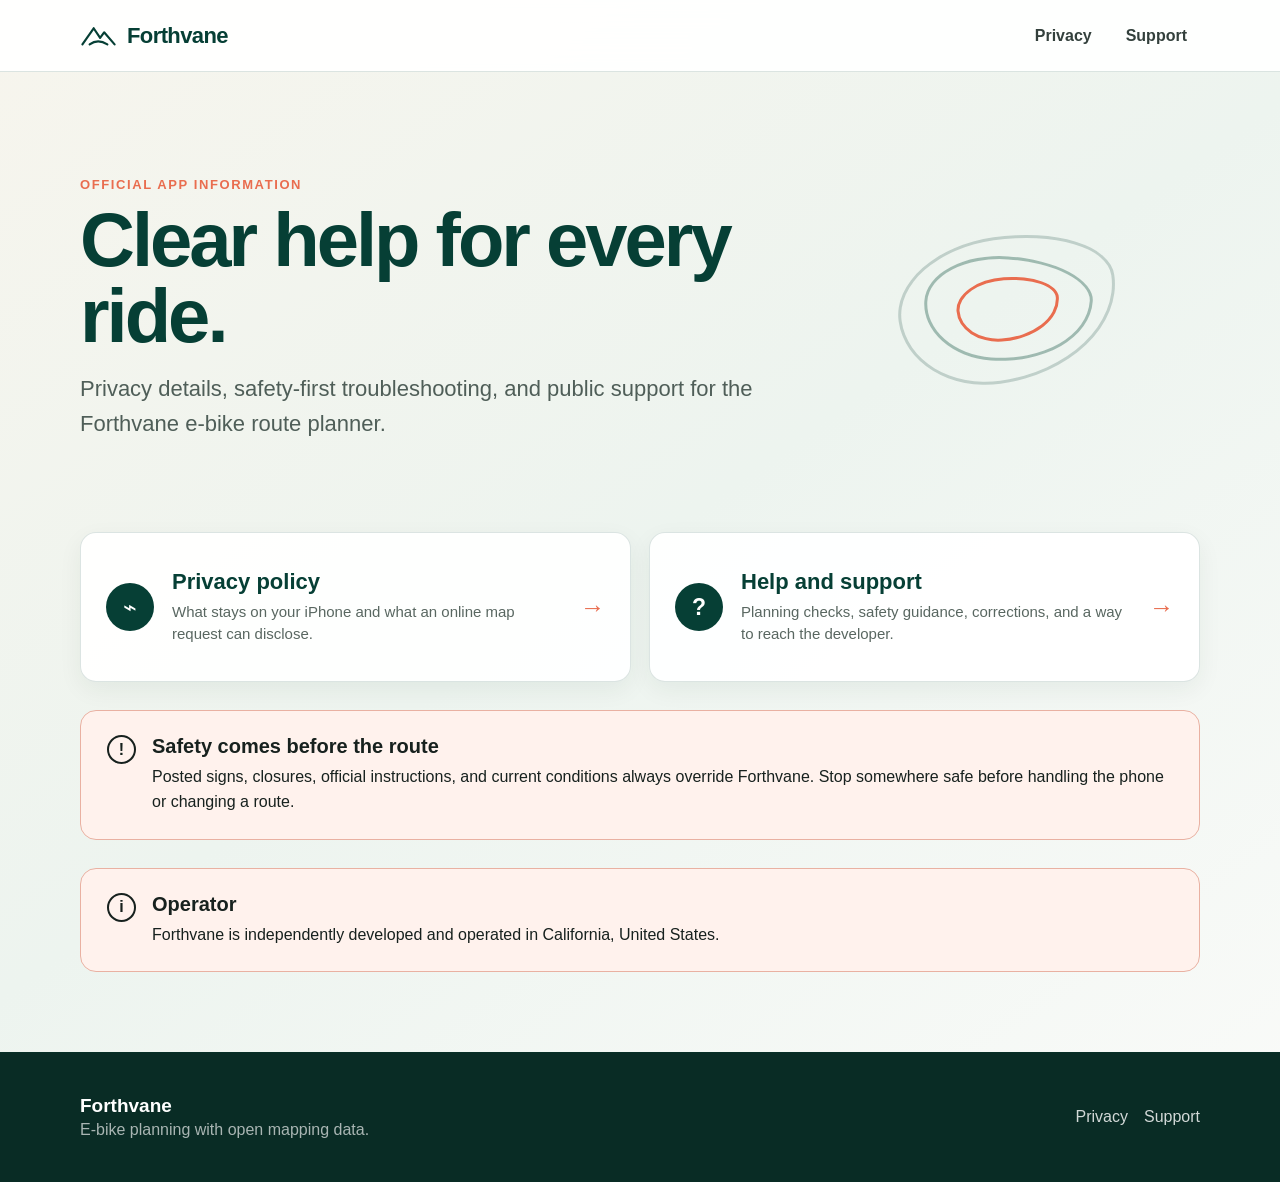
<file: index.html>
<!doctype html>
<html lang="en">
  <head>
    <meta charset="UTF-8" />
    <meta name="viewport" content="width=device-width, initial-scale=1" />
    <meta name="description" content="Official privacy and support information for the Forthvane e-bike route planner." />
    <meta name="color-scheme" content="light" />
    <title>Forthvane · Privacy and Support</title>
    <link rel="canonical" href="https://moebiusrex.github.io/forthvane-support/" />
    <link rel="stylesheet" href="styles.css" />
  </head>
  <body>
    <header class="site-header">
      <a class="brand" href="./" aria-label="Forthvane support home">
        <svg viewBox="0 0 46 32" role="img" aria-label="Forthvane mountain route mark">
          <path d="M3 27 17 7l8 12 5-7 13 15" />
          <path d="M12 27c7-5 14-5 22 0" />
        </svg>
        <span>Forthvane</span>
      </a>
      <nav aria-label="Information pages">
        <a href="privacy/">Privacy</a>
        <a href="support/">Support</a>
      </nav>
    </header>

    <main class="page-shell">
      <section class="hero hero--home">
        <div>
          <p class="eyebrow">Official app information</p>
          <h1>Clear help for every ride.</h1>
          <p class="hero-copy">
            Privacy details, safety-first troubleshooting, and public support for the Forthvane
            e-bike route planner.
          </p>
        </div>
        <div class="contours" aria-hidden="true"><span></span><span></span><span></span></div>
      </section>

      <section class="choice-grid" aria-label="Forthvane information pages">
        <a class="choice-card" href="privacy/">
          <span class="choice-icon" aria-hidden="true">⌁</span>
          <span>
            <strong>Privacy policy</strong>
            <small>What stays on your iPhone and what an online map request can disclose.</small>
          </span>
          <span class="arrow" aria-hidden="true">→</span>
        </a>
        <a class="choice-card" href="support/">
          <span class="choice-icon" aria-hidden="true">?</span>
          <span>
            <strong>Help and support</strong>
            <small>Planning checks, safety guidance, corrections, and a way to reach the developer.</small>
          </span>
          <span class="arrow" aria-hidden="true">→</span>
        </a>
      </section>

      <section class="notice">
        <div class="notice-symbol" aria-hidden="true">!</div>
        <div>
          <h2>Safety comes before the route</h2>
          <p>
            Posted signs, closures, official instructions, and current conditions always override
            Forthvane. Stop somewhere safe before handling the phone or changing a route.
          </p>
        </div>
      </section>

      <section class="notice">
        <div class="notice-symbol" aria-hidden="true">i</div>
        <div>
          <h2>Operator</h2>
          <p>Forthvane is independently developed and operated in California, United States.</p>
        </div>
      </section>
    </main>

    <footer class="site-footer">
      <div><strong>Forthvane</strong><span>E-bike planning with open mapping data.</span></div>
      <div><a href="privacy/">Privacy</a><a href="support/">Support</a></div>
    </footer>
  </body>
</html>
</file>
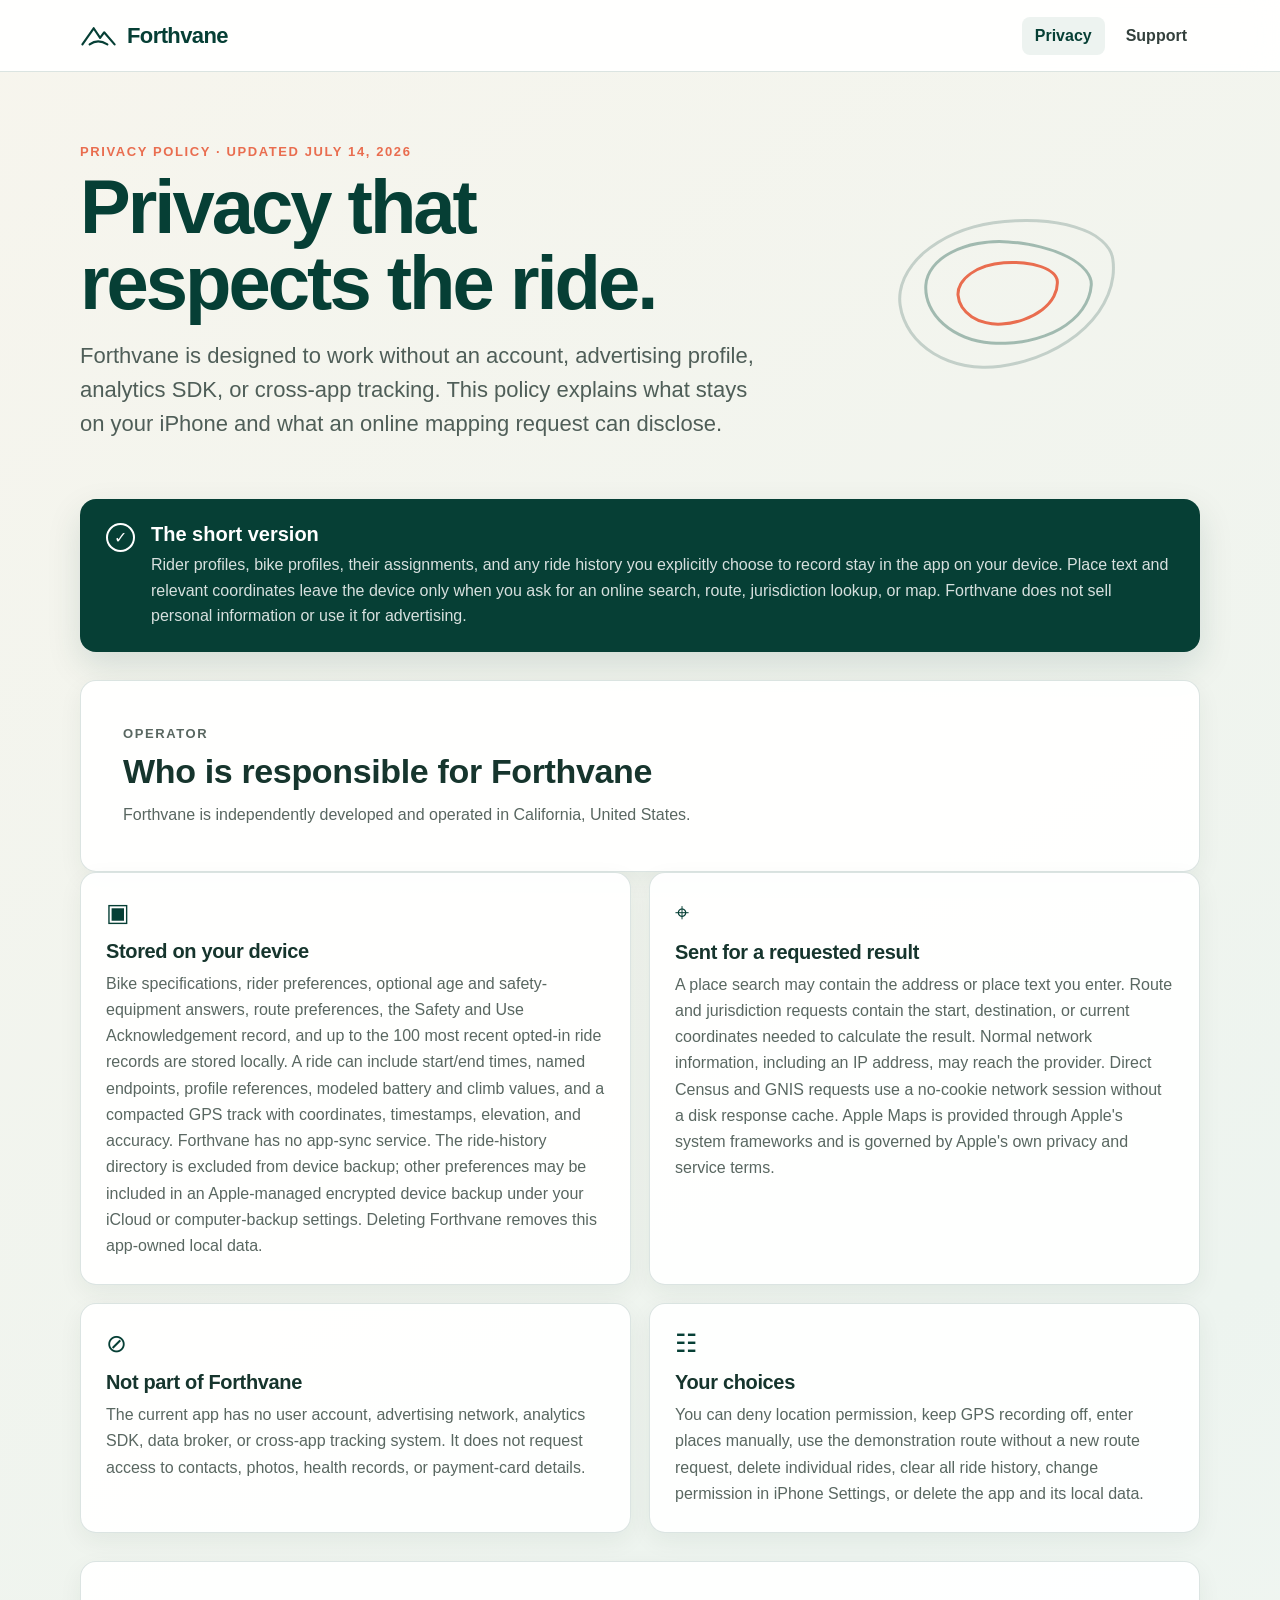
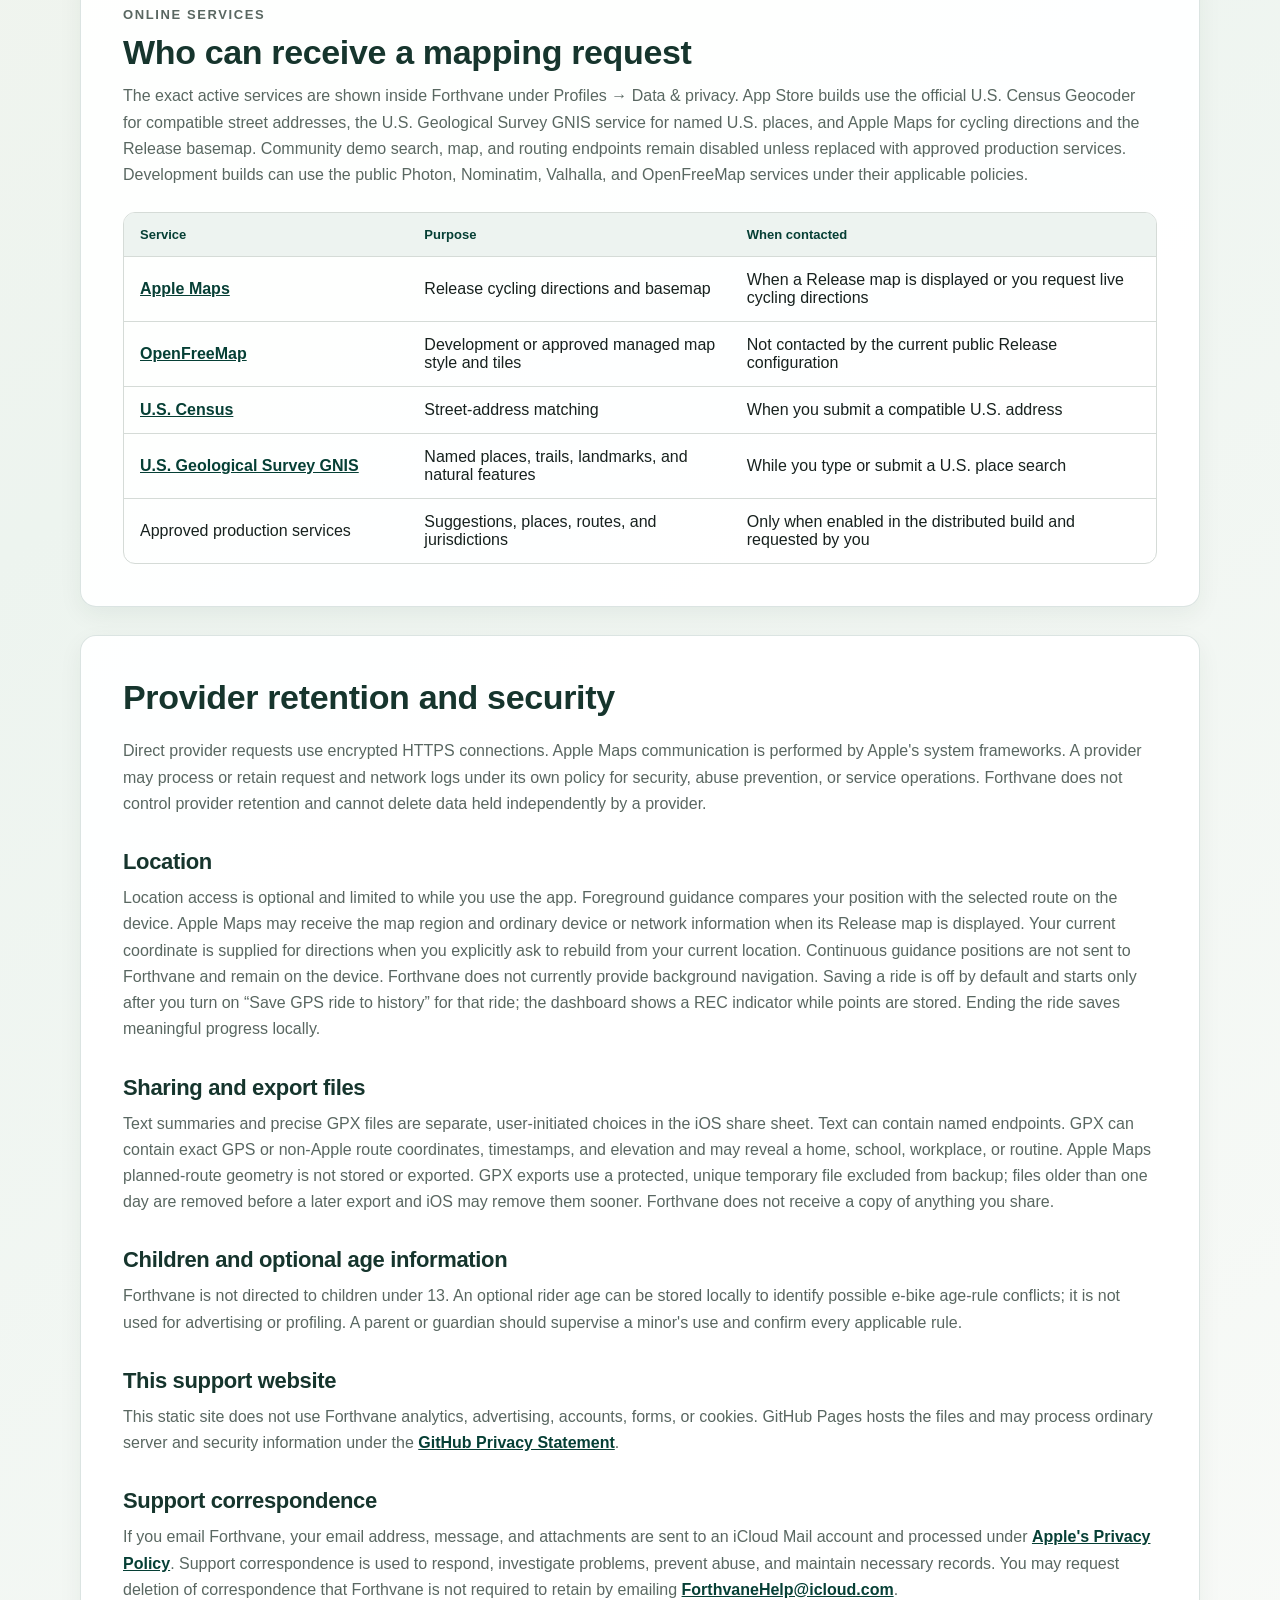
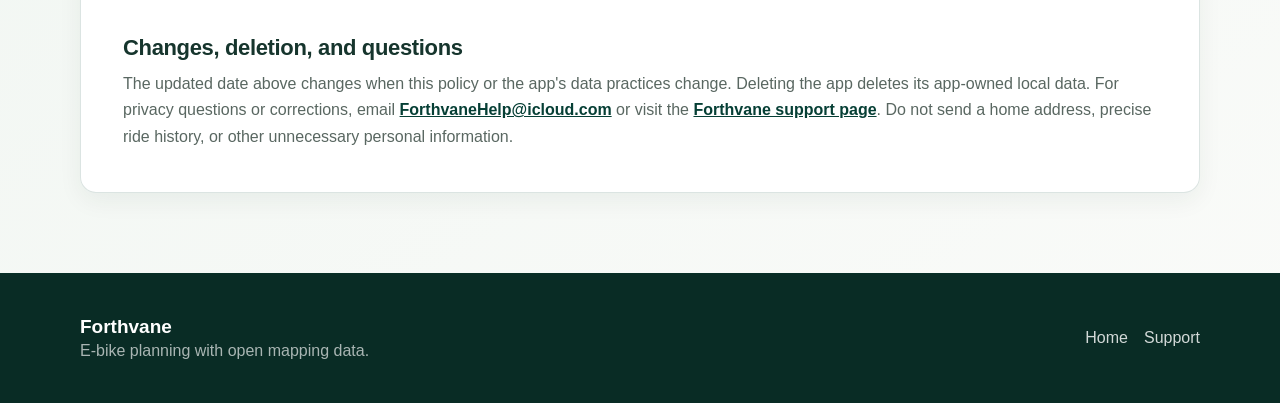
<file: privacy/index.html>
<!doctype html>
<html lang="en">
  <head>
    <meta charset="UTF-8" />
    <meta name="viewport" content="width=device-width, initial-scale=1" />
    <meta name="description" content="Privacy policy for the Forthvane e-bike route planner." />
    <meta name="color-scheme" content="light" />
    <title>Privacy Policy · Forthvane</title>
    <link rel="canonical" href="https://moebiusrex.github.io/forthvane-support/privacy/" />
    <link rel="stylesheet" href="../styles.css" />
  </head>
  <body>
    <header class="site-header">
      <a class="brand" href="../" aria-label="Forthvane support home">
        <svg viewBox="0 0 46 32" role="img" aria-label="Forthvane mountain route mark">
          <path d="M3 27 17 7l8 12 5-7 13 15" />
          <path d="M12 27c7-5 14-5 22 0" />
        </svg>
        <span>Forthvane</span>
      </a>
      <nav aria-label="Information pages">
        <a aria-current="page" href="./">Privacy</a>
        <a href="../support/">Support</a>
      </nav>
    </header>

    <main class="page-shell">
      <section class="hero">
        <div>
          <p class="eyebrow">Privacy policy · Updated July 14, 2026</p>
          <h1>Privacy that respects the ride.</h1>
          <p class="hero-copy">
            Forthvane is designed to work without an account, advertising profile, analytics SDK,
            or cross-app tracking. This policy explains what stays on your iPhone and what an online
            mapping request can disclose.
          </p>
        </div>
        <div class="contours" aria-hidden="true"><span></span><span></span><span></span></div>
      </section>

      <section class="callout callout--green">
        <div class="callout-symbol" aria-hidden="true">✓</div>
        <div>
          <h2>The short version</h2>
          <p>
            Rider profiles, bike profiles, their assignments, and any ride history you explicitly
            choose to record stay in the app on your device. Place text and relevant coordinates leave
            the device only when you ask for an online search, route, jurisdiction lookup, or map.
            Forthvane does not sell personal information or use it for advertising.
          </p>
        </div>
      </section>

      <section class="prose-section">
        <p class="kicker">Operator</p>
        <h2>Who is responsible for Forthvane</h2>
        <p>Forthvane is independently developed and operated in California, United States.</p>
      </section>

      <div class="card-grid">
        <article class="card">
          <span class="card-icon" aria-hidden="true">▣</span>
          <h2>Stored on your device</h2>
          <p>
            Bike specifications, rider preferences, optional age and safety-equipment answers,
            route preferences, the Safety and Use Acknowledgement record, and up to the 100 most recent
            opted-in ride records are stored locally. A ride can include start/end times, named endpoints,
            profile references, modeled battery and climb values, and a compacted GPS track with coordinates,
            timestamps, elevation, and accuracy. Forthvane has no app-sync service. The ride-history
            directory is excluded from device backup; other preferences may be included in an Apple-managed
            encrypted device backup under your iCloud or computer-backup settings. Deleting Forthvane removes
            this app-owned local data.
          </p>
        </article>
        <article class="card">
          <span class="card-icon" aria-hidden="true">⌖</span>
          <h2>Sent for a requested result</h2>
          <p>
            A place search may contain the address or place text you enter. Route and jurisdiction
            requests contain the start, destination, or current coordinates needed to calculate the
            result. Normal network information, including an IP address, may reach the provider.
            Direct Census and GNIS requests use a no-cookie network session without a disk response
            cache. Apple Maps is provided through Apple's system frameworks and is governed by Apple's
            own privacy and service terms.
          </p>
        </article>
        <article class="card">
          <span class="card-icon" aria-hidden="true">⊘</span>
          <h2>Not part of Forthvane</h2>
          <p>
            The current app has no user account, advertising network, analytics SDK, data broker,
            or cross-app tracking system. It does not request access to contacts, photos, health
            records, or payment-card details.
          </p>
        </article>
        <article class="card">
          <span class="card-icon" aria-hidden="true">☷</span>
          <h2>Your choices</h2>
          <p>
            You can deny location permission, keep GPS recording off, enter places manually, use the
            demonstration route without a new route request, delete individual rides, clear all ride
            history, change permission in iPhone Settings, or delete the app and its local data.
          </p>
        </article>
      </div>

      <section class="prose-section">
        <p class="kicker">Online services</p>
        <h2>Who can receive a mapping request</h2>
        <p>
          The exact active services are shown inside Forthvane under Profiles → Data &amp; privacy.
          App Store builds use the official U.S. Census Geocoder for compatible street addresses,
          the U.S. Geological Survey GNIS service for named U.S. places, and Apple Maps for cycling
          directions and the Release basemap. Community demo search, map, and routing endpoints remain
          disabled unless replaced with approved production services. Development builds can use the
          public Photon, Nominatim, Valhalla, and OpenFreeMap services under their applicable policies.
        </p>

        <div class="provider-table" role="table" aria-label="Mapping provider purposes">
          <div class="provider-heading" role="row">
            <span role="columnheader">Service</span><span role="columnheader">Purpose</span><span role="columnheader">When contacted</span>
          </div>
          <div role="row">
            <a role="cell" href="https://www.apple.com/legal/privacy/data/en/apple-maps/">Apple Maps</a><span role="cell">Release cycling directions and basemap</span><span role="cell">When a Release map is displayed or you request live cycling directions</span>
          </div>
          <div role="row">
            <a role="cell" href="https://openfreemap.org/privacy/">OpenFreeMap</a><span role="cell">Development or approved managed map style and tiles</span><span role="cell">Not contacted by the current public Release configuration</span>
          </div>
          <div role="row">
            <a role="cell" href="https://geocoding.geo.census.gov/geocoder/">U.S. Census</a><span role="cell">Street-address matching</span><span role="cell">When you submit a compatible U.S. address</span>
          </div>
          <div role="row">
            <a role="cell" href="https://www.usgs.gov/us-board-on-geographic-names/download-gnis-data">U.S. Geological Survey GNIS</a><span role="cell">Named places, trails, landmarks, and natural features</span><span role="cell">While you type or submit a U.S. place search</span>
          </div>
          <div role="row">
            <span role="cell">Approved production services</span><span role="cell">Suggestions, places, routes, and jurisdictions</span><span role="cell">Only when enabled in the distributed build and requested by you</span>
          </div>
        </div>
      </section>

      <section class="prose-section stacked-prose">
        <h2>Provider retention and security</h2>
        <p>
          Direct provider requests use encrypted HTTPS connections. Apple Maps communication is
          performed by Apple's system frameworks. A provider may process or retain request and network
          logs under its own policy for security, abuse prevention, or service operations. Forthvane
          does not control provider retention and cannot delete data held independently by a provider.
        </p>
        <h2>Location</h2>
        <p>
          Location access is optional and limited to while you use the app. Foreground guidance compares
          your position with the selected route on the device. Apple Maps may receive the map region and
          ordinary device or network information when its Release map is displayed. Your current coordinate
          is supplied for directions when you explicitly ask to rebuild from your current location.
          Continuous guidance positions are not sent to Forthvane and remain on the device. Forthvane does
          not currently provide background navigation. Saving a ride is off by default and starts only after
          you turn on “Save GPS ride to history” for that ride; the dashboard shows a REC indicator while
          points are stored. Ending the ride saves meaningful progress locally.
        </p>
        <h2>Sharing and export files</h2>
        <p>
          Text summaries and precise GPX files are separate, user-initiated choices in the iOS share
          sheet. Text can contain named endpoints. GPX can contain exact GPS or non-Apple route coordinates,
          timestamps, and elevation and may reveal a home, school, workplace, or routine. Apple Maps
          planned-route geometry is not stored or exported. GPX exports use a protected, unique temporary
          file excluded from backup; files older than one day are removed before a later export and iOS may
          remove them sooner. Forthvane does not receive a copy of anything you share.
        </p>
        <h2>Children and optional age information</h2>
        <p>
          Forthvane is not directed to children under 13. An optional rider age can be stored locally
          to identify possible e-bike age-rule conflicts; it is not used for advertising or profiling.
          A parent or guardian should supervise a minor's use and confirm every applicable rule.
        </p>
        <h2>This support website</h2>
        <p>
          This static site does not use Forthvane analytics, advertising, accounts, forms, or cookies.
          GitHub Pages hosts the files and may process ordinary server and security information under
          the <a href="https://docs.github.com/en/site-policy/privacy-policies/github-general-privacy-statement">GitHub Privacy Statement</a>.
        </p>
        <h2>Support correspondence</h2>
        <p>
          If you email Forthvane, your email address, message, and attachments are sent to an iCloud
          Mail account and processed under <a href="https://www.apple.com/legal/privacy/">Apple's Privacy Policy</a>.
          Support correspondence is used to respond, investigate problems, prevent abuse, and maintain
          necessary records. You may request deletion of correspondence that Forthvane is not required
          to retain by emailing <a href="mailto:ForthvaneHelp@icloud.com">ForthvaneHelp@icloud.com</a>.
        </p>
        <h2>Changes, deletion, and questions</h2>
        <p>
          The updated date above changes when this policy or the app's data practices change. Deleting
          the app deletes its app-owned local data. For privacy questions or corrections, email
          <a href="mailto:ForthvaneHelp@icloud.com">ForthvaneHelp@icloud.com</a> or visit the
          <a href="../support/">Forthvane support page</a>. Do not send a home address, precise ride
          history, or other unnecessary personal information.
        </p>
      </section>
    </main>

    <footer class="site-footer">
      <div><strong>Forthvane</strong><span>E-bike planning with open mapping data.</span></div>
      <div><a href="../">Home</a><a href="../support/">Support</a></div>
    </footer>
  </body>
</html>
</file>
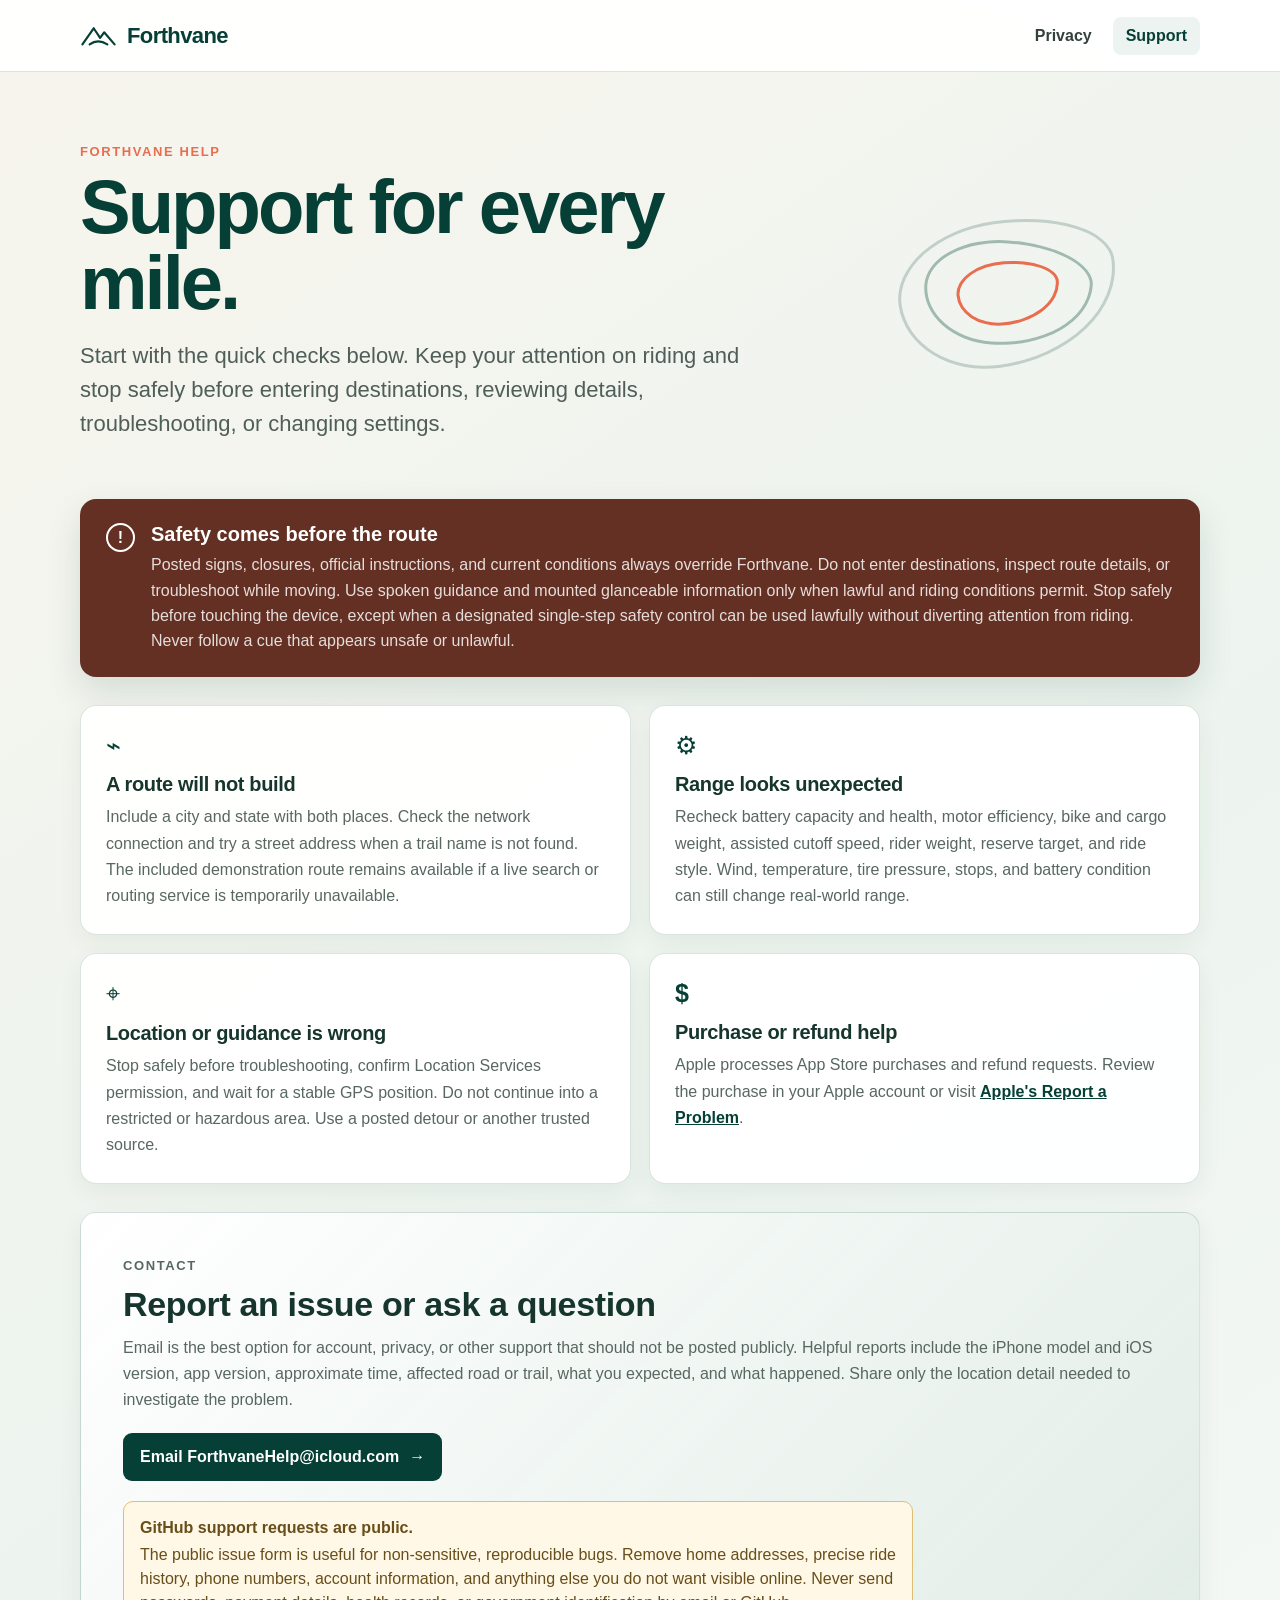
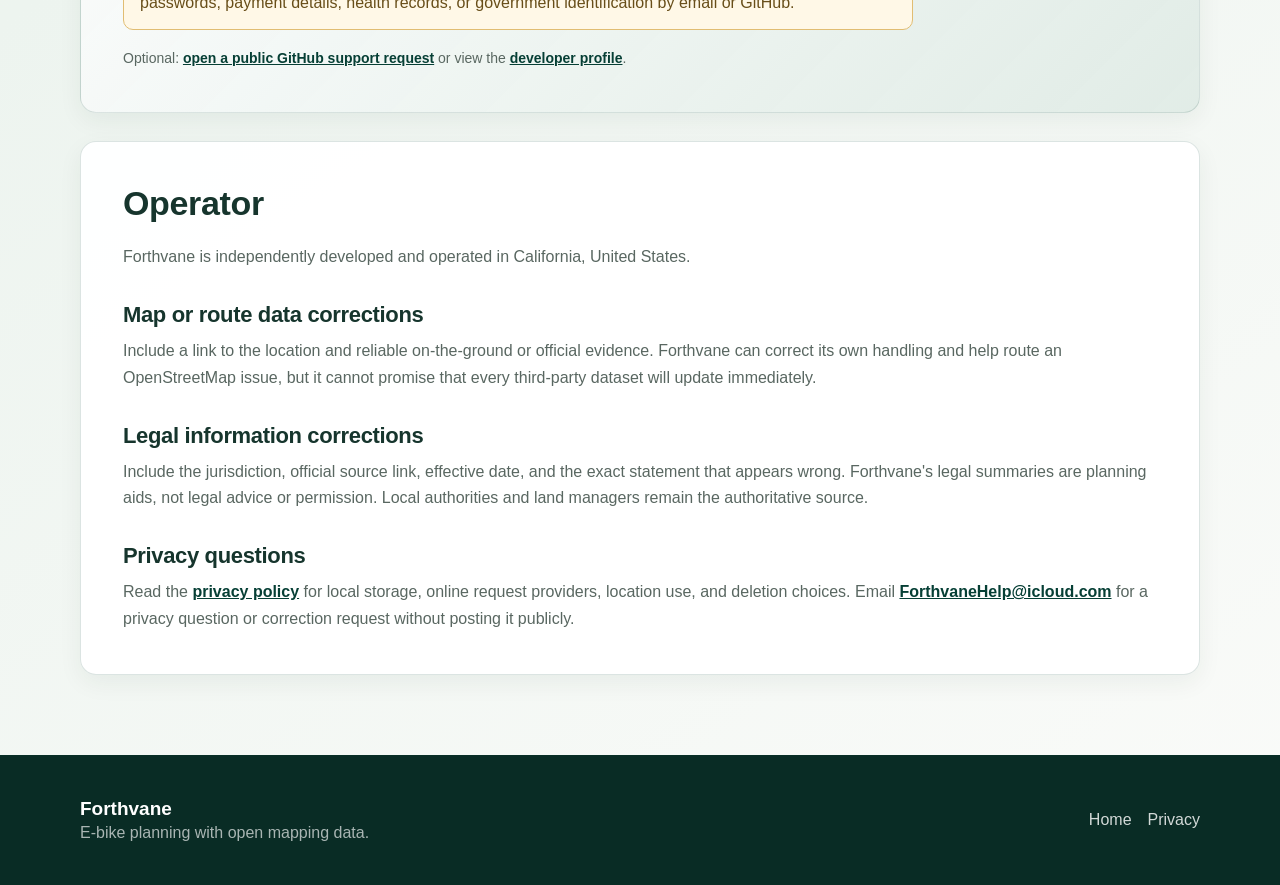
<file: support/index.html>
<!doctype html>
<html lang="en">
  <head>
    <meta charset="UTF-8" />
    <meta name="viewport" content="width=device-width, initial-scale=1" />
    <meta name="description" content="Help and public support for the Forthvane e-bike route planner." />
    <meta name="color-scheme" content="light" />
    <title>Help and Support · Forthvane</title>
    <link rel="canonical" href="https://moebiusrex.github.io/forthvane-support/support/" />
    <link rel="stylesheet" href="../styles.css" />
  </head>
  <body>
    <header class="site-header">
      <a class="brand" href="../" aria-label="Forthvane support home">
        <svg viewBox="0 0 46 32" role="img" aria-label="Forthvane mountain route mark">
          <path d="M3 27 17 7l8 12 5-7 13 15" />
          <path d="M12 27c7-5 14-5 22 0" />
        </svg>
        <span>Forthvane</span>
      </a>
      <nav aria-label="Information pages">
        <a href="../privacy/">Privacy</a>
        <a aria-current="page" href="./">Support</a>
      </nav>
    </header>

    <main class="page-shell">
      <section class="hero">
        <div>
          <p class="eyebrow">Forthvane help</p>
          <h1>Support for every mile.</h1>
          <p class="hero-copy">
            Start with the quick checks below. Keep your attention on riding and stop safely before
            entering destinations, reviewing details, troubleshooting, or changing settings.
          </p>
        </div>
        <div class="contours" aria-hidden="true"><span></span><span></span><span></span></div>
      </section>

      <section class="callout callout--safety">
        <div class="callout-symbol" aria-hidden="true">!</div>
        <div>
          <h2>Safety comes before the route</h2>
          <p>
            Posted signs, closures, official instructions, and current conditions always override
            Forthvane. Do not enter destinations, inspect route details, or troubleshoot while moving.
            Use spoken guidance and mounted glanceable information only when lawful and riding conditions
            permit. Stop safely before touching the device, except when a designated single-step safety
            control can be used lawfully without diverting attention from riding. Never follow a cue that
            appears unsafe or unlawful.
          </p>
        </div>
      </section>

      <div class="card-grid">
        <article class="card">
          <span class="card-icon" aria-hidden="true">⌁</span>
          <h2>A route will not build</h2>
          <p>
            Include a city and state with both places. Check the network connection and try a street
            address when a trail name is not found. The included demonstration route remains available
            if a live search or routing service is temporarily unavailable.
          </p>
        </article>
        <article class="card">
          <span class="card-icon" aria-hidden="true">⚙</span>
          <h2>Range looks unexpected</h2>
          <p>
            Recheck battery capacity and health, motor efficiency, bike and cargo weight, assisted
            cutoff speed, rider weight, reserve target, and ride style. Wind, temperature, tire pressure,
            stops, and battery condition can still change real-world range.
          </p>
        </article>
        <article class="card">
          <span class="card-icon" aria-hidden="true">⌖</span>
          <h2>Location or guidance is wrong</h2>
          <p>
            Stop safely before troubleshooting, confirm Location Services permission, and wait
            for a stable GPS position. Do not continue into a restricted or hazardous area. Use a posted
            detour or another trusted source.
          </p>
        </article>
        <article class="card">
          <span class="card-icon" aria-hidden="true">$</span>
          <h2>Purchase or refund help</h2>
          <p>
            Apple processes App Store purchases and refund requests. Review the purchase in your
            Apple account or visit <a href="https://reportaproblem.apple.com/">Apple's Report a Problem</a>.
          </p>
        </article>
      </div>

      <section class="prose-section support-contact">
        <p class="kicker">Contact</p>
        <h2>Report an issue or ask a question</h2>
        <p>
          Email is the best option for account, privacy, or other support that should not be posted
          publicly. Helpful reports include the iPhone model and iOS version, app version, approximate
          time, affected road or trail, what you expected, and what happened. Share only the location
          detail needed to investigate the problem.
        </p>
        <a class="primary-link" href="mailto:ForthvaneHelp@icloud.com">
          Email ForthvaneHelp@icloud.com <span aria-hidden="true">→</span>
        </a>
        <div class="privacy-warning">
          <strong>GitHub support requests are public.</strong>
          The public issue form is useful for non-sensitive, reproducible bugs. Remove home addresses,
          precise ride history, phone numbers, account information, and anything else you do not want
          visible online. Never send passwords, payment details, health records, or government
          identification by email or GitHub.
        </div>
        <p class="contact-secondary">
          Optional: <a href="https://github.com/MoebiusRex/forthvane-support/issues/new?template=support-request.yml">open a public GitHub support request</a>
          or view the <a href="https://github.com/MoebiusRex">developer profile</a>.
        </p>
      </section>

      <section class="prose-section stacked-prose">
        <h2>Operator</h2>
        <p>Forthvane is independently developed and operated in California, United States.</p>
        <h2>Map or route data corrections</h2>
        <p>
          Include a link to the location and reliable on-the-ground or official evidence. Forthvane
          can correct its own handling and help route an OpenStreetMap issue, but it cannot promise that
          every third-party dataset will update immediately.
        </p>
        <h2>Legal information corrections</h2>
        <p>
          Include the jurisdiction, official source link, effective date, and the exact statement that
          appears wrong. Forthvane's legal summaries are planning aids, not legal advice or permission.
          Local authorities and land managers remain the authoritative source.
        </p>
        <h2>Privacy questions</h2>
        <p>
          Read the <a href="../privacy/">privacy policy</a> for local storage, online request providers,
          location use, and deletion choices. Email
          <a href="mailto:ForthvaneHelp@icloud.com">ForthvaneHelp@icloud.com</a> for a privacy question
          or correction request without posting it publicly.
        </p>
      </section>
    </main>

    <footer class="site-footer">
      <div><strong>Forthvane</strong><span>E-bike planning with open mapping data.</span></div>
      <div><a href="../">Home</a><a href="../privacy/">Privacy</a></div>
    </footer>
  </body>
</html>
</file>
<file: styles.css>
:root {
  color: #17211e;
  background: #f3f5ef;
  font-family: -apple-system, BlinkMacSystemFont, "Segoe UI", sans-serif;
  font-synthesis: none;
  text-rendering: optimizeLegibility;
  --ink: #17211e;
  --muted: #596761;
  --green: #063f35;
  --green-hover: #0a5547;
  --moss: #5f8b7f;
  --mint: #dfeae5;
  --sand: #f7f5ed;
  --coral: #e96d4f;
  --border: #d5dbd7;
}

* { box-sizing: border-box; }
html, body { min-width: 320px; min-height: 100%; margin: 0; }
body { background: linear-gradient(145deg, var(--sand), #edf4ef 48%, #fafbf9); }
a { color: var(--green); }
a:focus-visible { outline: 3px solid rgba(233, 109, 79, .45); outline-offset: 3px; border-radius: 4px; }

.site-header {
  min-height: 72px;
  display: flex;
  align-items: center;
  justify-content: space-between;
  gap: 24px;
  padding: 0 max(24px, calc((100vw - 1120px) / 2));
  border-bottom: 1px solid rgba(6, 63, 53, .14);
  background: rgba(255, 255, 255, .93);
  backdrop-filter: blur(16px);
  position: sticky;
  top: 0;
  z-index: 10;
}

.brand { display: inline-flex; align-items: center; gap: 10px; color: var(--green); text-decoration: none; font-size: 22px; font-weight: 750; letter-spacing: -.6px; }
.brand svg { width: 37px; height: 29px; fill: none; stroke: currentColor; stroke-width: 2.7; stroke-linecap: round; stroke-linejoin: round; }
.site-header nav { display: flex; align-items: center; gap: 8px; }
.site-header nav a { padding: 10px 13px; border-radius: 8px; color: #33403c; text-decoration: none; font-weight: 650; }
.site-header nav a:hover, .site-header nav a[aria-current="page"] { color: var(--green); background: #edf3f0; }

.page-shell { width: min(1120px, calc(100% - 40px)); margin: 0 auto; padding-bottom: 80px; }
.hero { min-height: 390px; display: grid; grid-template-columns: minmax(0, 680px) 1fr; align-items: center; gap: 56px; padding: 72px 0 58px; }
.hero--home { min-height: 460px; }
.hero h1 { max-width: 730px; margin: 10px 0 18px; color: var(--green); font-size: clamp(42px, 6vw, 76px); line-height: 1; letter-spacing: -3px; }
.hero-copy { max-width: 700px; margin: 0; color: #4f5e58; font-size: clamp(18px, 2vw, 22px); line-height: 1.55; }
.eyebrow, .kicker { margin: 0; color: var(--coral); font-size: 13px; font-weight: 750; letter-spacing: 1.6px; text-transform: uppercase; }
.contours { min-height: 250px; position: relative; }
.contours span { position: absolute; inset: 50%; width: 220px; height: 146px; border: 3px solid rgba(6, 63, 53, .2); border-radius: 48% 52% 58% 42% / 48% 37% 63% 52%; transform: translate(-50%, -50%) rotate(-8deg); }
.contours span:nth-child(2) { width: 168px; height: 105px; border-color: rgba(95, 139, 127, .55); transform: translate(-50%, -50%) rotate(4deg); }
.contours span:nth-child(3) { width: 103px; height: 64px; border-color: var(--coral); transform: translate(-50%, -50%) rotate(-4deg); }

.choice-grid, .card-grid { display: grid; grid-template-columns: repeat(2, minmax(0, 1fr)); gap: 18px; }
.choice-card, .card, .prose-section { border: 1px solid rgba(6, 63, 53, .14); border-radius: 16px; background: rgba(255, 255, 255, .94); box-shadow: 0 8px 24px rgba(20, 50, 41, .06); }
.choice-card { min-height: 150px; display: grid; grid-template-columns: auto 1fr auto; align-items: center; gap: 18px; padding: 25px; color: var(--ink); text-decoration: none; }
.choice-card:hover { border-color: rgba(6, 63, 53, .35); box-shadow: 0 12px 30px rgba(20, 50, 41, .1); transform: translateY(-1px); }
.choice-icon { width: 48px; height: 48px; display: grid; place-items: center; border-radius: 50%; color: white; background: var(--green); font-size: 23px; font-weight: 700; }
.choice-card strong, .choice-card small { display: block; }
.choice-card strong { color: var(--green); font-size: 22px; }
.choice-card small { margin-top: 6px; color: var(--muted); font-size: 15px; line-height: 1.45; }
.choice-card .arrow { color: var(--coral); font-size: 25px; }

.notice, .callout { display: grid; grid-template-columns: auto 1fr; gap: 16px; align-items: start; border-radius: 16px; }
.notice { margin-top: 28px; padding: 24px 26px; border: 1px solid #e9b1a2; background: #fff2ed; }
.notice-symbol, .callout-symbol { width: 29px; height: 29px; display: grid; place-items: center; border: 2px solid currentColor; border-radius: 50%; font-weight: 800; }
.notice h2, .callout h2 { margin: 0 0 6px; font-size: 20px; }
.notice p, .callout p { margin: 0; line-height: 1.58; }
.callout { margin-bottom: 28px; padding: 24px 26px; color: white; box-shadow: 0 14px 34px rgba(6, 63, 53, .13); }
.callout--green { background: var(--green); }
.callout--safety { background: #633023; }
.callout p { color: rgba(255, 255, 255, .84); }

.card { padding: 25px; }
.card-icon { display: block; color: var(--green); font-size: 25px; font-weight: 750; }
.card h2, .prose-section h2 { color: #16352d; letter-spacing: -.35px; }
.card h2 { margin: 13px 0 8px; font-size: 20px; }
.card p, .prose-section p { margin: 0; color: var(--muted); line-height: 1.64; }
.card a, .prose-section a { font-weight: 680; }

.prose-section { margin-top: 28px; padding: clamp(25px, 4vw, 42px); }
.prose-section > h2:first-of-type { margin: 8px 0 11px; font-size: clamp(25px, 3vw, 34px); }
.provider-table { margin-top: 24px; border: 1px solid var(--border); border-radius: 12px; overflow: hidden; }
.provider-table > div { display: grid; grid-template-columns: 1.05fr 1.2fr 1.55fr; gap: 18px; padding: 14px 16px; border-top: 1px solid var(--border); align-items: center; }
.provider-table > div:first-child { border-top: 0; }
.provider-heading { background: #edf3f0; color: var(--green); font-size: 13px; font-weight: 750; }
.stacked-prose { display: grid; gap: 10px; }
.stacked-prose h2 { margin: 22px 0 0; font-size: 22px; }
.stacked-prose h2:first-child { margin-top: 0; }
.support-contact { background: linear-gradient(135deg, rgba(255, 255, 255, .97), rgba(223, 234, 229, .9)); }
.privacy-warning { max-width: 790px; margin-top: 20px; padding: 14px 16px; border: 1px solid #e1bd72; border-radius: 10px; color: #684e19; background: #fff8e7; line-height: 1.5; }
.privacy-warning strong { display: block; margin-bottom: 3px; }
.primary-link { width: fit-content; min-height: 48px; display: inline-flex; align-items: center; gap: 10px; margin-top: 20px; padding: 11px 17px; border-radius: 9px; color: white !important; background: var(--green); text-decoration: none; }
.primary-link:hover { background: var(--green-hover); }
.contact-secondary { margin-top: 17px !important; font-size: 14px; }

.site-footer { min-height: 130px; display: flex; align-items: center; justify-content: space-between; gap: 28px; padding: 28px max(24px, calc((100vw - 1120px) / 2)); border-top: 1px solid rgba(6, 63, 53, .14); color: white; background: #092c25; }
.site-footer > div { display: flex; align-items: center; gap: 16px; }
.site-footer > div:first-child { display: grid; gap: 4px; }
.site-footer strong { font-size: 19px; }
.site-footer span { color: rgba(255, 255, 255, .65); }
.site-footer a { color: rgba(255, 255, 255, .82); text-decoration: none; }
.site-footer a:hover { color: white; text-decoration: underline; }

@media (max-width: 800px) {
  .hero { grid-template-columns: 1fr; min-height: 0; padding: 64px 0 48px; }
  .hero--home { min-height: 0; }
  .contours { display: none; }
}

@media (max-width: 640px) {
  .site-header { min-height: 64px; padding: 0 16px; }
  .brand { font-size: 19px; }
  .brand svg { width: 32px; }
  .site-header nav a { padding: 9px 8px; font-size: 14px; }
  .page-shell { width: min(100% - 28px, 1120px); padding-bottom: 52px; }
  .hero { padding: 48px 0 36px; }
  .hero h1 { font-size: 43px; letter-spacing: -2px; }
  .choice-grid, .card-grid { grid-template-columns: 1fr; }
  .choice-card { grid-template-columns: auto 1fr; }
  .choice-card .arrow { display: none; }
  .notice, .callout { padding: 20px; }
  .provider-table { border: 0; display: grid; gap: 10px; overflow: visible; }
  .provider-table > div { grid-template-columns: 1fr; gap: 4px; border: 1px solid var(--border); border-radius: 10px; background: white; }
  .provider-heading { display: none !important; }
  .site-footer { align-items: flex-start; flex-direction: column; }
  .site-footer > div:last-child { flex-wrap: wrap; }
}

@media (prefers-reduced-motion: reduce) {
  *, *::before, *::after { scroll-behavior: auto !important; transition-duration: .01ms !important; }
}
</file>
